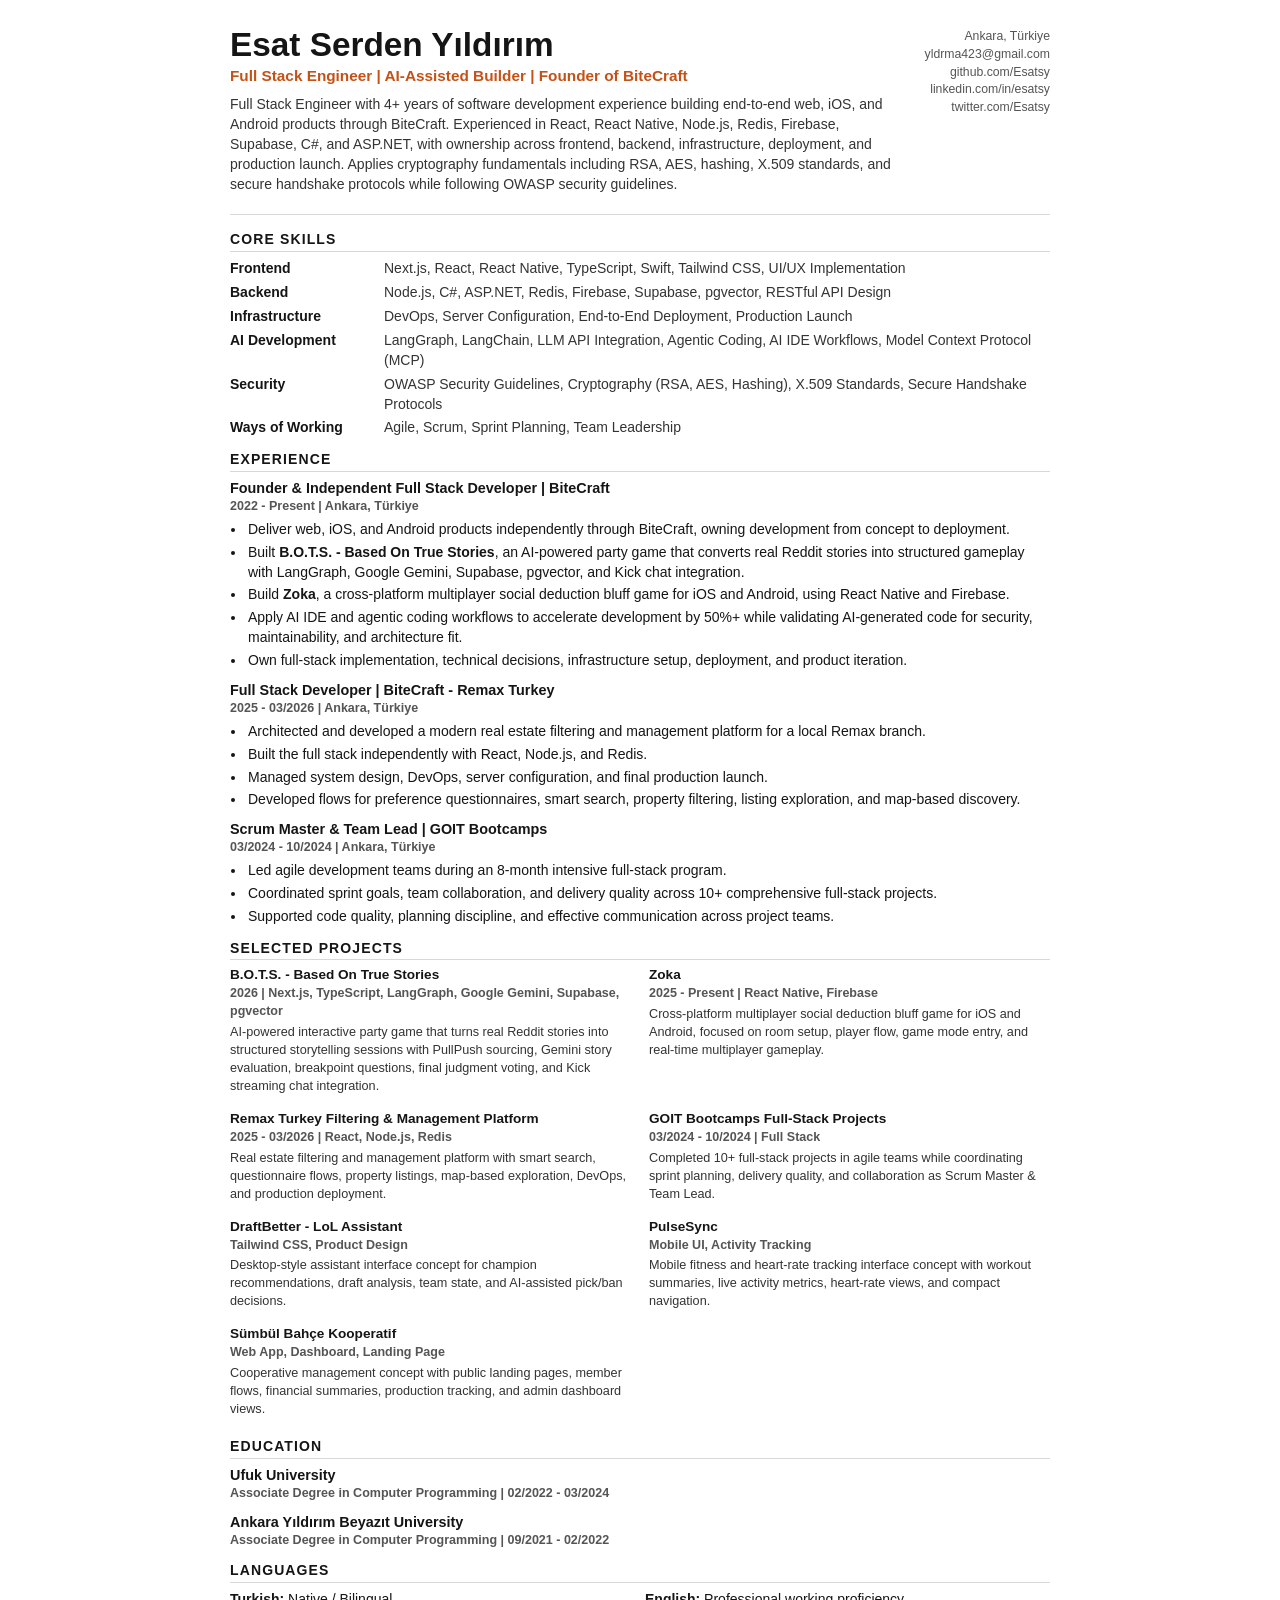
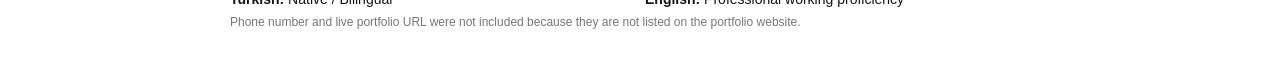
<file: cv-esat-serden-yildirim.html>
<!doctype html>
<html lang="en">
<head>
  <meta charset="utf-8">
  <meta name="viewport" content="width=device-width, initial-scale=1">
  <title>Esat Serden Yıldırım - CV</title>
  <style>
    :root {
      --ink: #151515;
      --muted: #555;
      --light: #777;
      --rule: #d8d8d8;
      --accent: #c45116;
      --bg: #ffffff;
    }

    * {
      box-sizing: border-box;
    }

    html,
    body {
      margin: 0;
      padding: 0;
      background: var(--bg);
      color: var(--ink);
      font-family: -apple-system, BlinkMacSystemFont, "Segoe UI", Arial, sans-serif;
      font-size: 10.5pt;
      line-height: 1.42;
    }

    body {
      padding: 28px;
    }

    a {
      color: inherit;
      text-decoration: none;
    }

    .page {
      max-width: 820px;
      margin: 0 auto;
      background: #fff;
    }

    header {
      display: grid;
      grid-template-columns: 1fr auto;
      gap: 22px;
      padding-bottom: 14px;
      border-bottom: 1px solid var(--rule);
      margin-bottom: 16px;
    }

    h1 {
      margin: 0 0 4px;
      font-size: 25pt;
      line-height: 1;
      letter-spacing: 0;
      font-weight: 750;
    }

    .role {
      font-size: 11.5pt;
      font-weight: 650;
      color: var(--accent);
      margin-bottom: 8px;
    }

    .contact {
      text-align: right;
      color: var(--muted);
      font-size: 9.2pt;
      line-height: 1.45;
      white-space: nowrap;
    }

    section {
      margin: 13px 0 0;
    }

    h2 {
      margin: 0 0 7px;
      padding-bottom: 3px;
      border-bottom: 1px solid var(--rule);
      color: var(--ink);
      font-size: 10.5pt;
      line-height: 1.2;
      letter-spacing: 0.08em;
      text-transform: uppercase;
      font-weight: 800;
    }

    h3 {
      margin: 0;
      font-size: 10.8pt;
      line-height: 1.25;
      font-weight: 760;
    }

    p {
      margin: 0 0 6px;
    }

    ul {
      margin: 4px 0 0 16px;
      padding: 0;
    }

    li {
      margin: 0 0 3px;
      padding-left: 2px;
    }

    .summary {
      color: #333;
    }

    .item {
      margin-bottom: 10px;
      break-inside: avoid;
    }

    .item:last-child {
      margin-bottom: 0;
    }

    .meta {
      color: var(--muted);
      font-size: 9.4pt;
      font-weight: 650;
      margin: 1px 0 3px;
    }

    .skills-grid {
      display: grid;
      grid-template-columns: 142px 1fr;
      column-gap: 12px;
      row-gap: 4px;
    }

    .skill-label {
      font-weight: 760;
      color: var(--ink);
    }

    .skill-value {
      color: #333;
    }

    .project-grid {
      display: grid;
      grid-template-columns: 1fr 1fr;
      gap: 9px 18px;
    }

    .project {
      break-inside: avoid;
    }

    .project h3 {
      font-size: 10.2pt;
    }

    .project p {
      color: #333;
      font-size: 9.5pt;
    }

    .languages {
      display: grid;
      grid-template-columns: 1fr 1fr;
      gap: 10px;
    }

    .note {
      color: var(--light);
      font-size: 9pt;
      margin-top: 4px;
    }

    @page {
      size: A4;
      margin: 12mm;
    }

    @media print {
      body {
        padding: 0;
      }

      .page {
        max-width: none;
      }

      a {
        color: inherit;
      }
    }
  </style>
</head>
<body>
  <main class="page">
    <header>
      <div>
        <h1>Esat Serden Yıldırım</h1>
        <div class="role">Full Stack Engineer | AI-Assisted Builder | Founder of BiteCraft</div>
        <p class="summary">Full Stack Engineer with 4+ years of software development experience building end-to-end web, iOS, and Android products through BiteCraft. Experienced in React, React Native, Node.js, Redis, Firebase, Supabase, C#, and ASP.NET, with ownership across frontend, backend, infrastructure, deployment, and production launch. Applies cryptography fundamentals including RSA, AES, hashing, X.509 standards, and secure handshake protocols while following OWASP security guidelines.</p>
      </div>
      <div class="contact">
        Ankara, Türkiye<br>
        <a href="mailto:yldrma423@gmail.com">yldrma423@gmail.com</a><br>
        <a href="https://github.com/Esatsy">github.com/Esatsy</a><br>
        <a href="https://linkedin.com/in/esatsy">linkedin.com/in/esatsy</a><br>
        <a href="https://twitter.com/Esatsy">twitter.com/Esatsy</a>
      </div>
    </header>

    <section>
      <h2>Core Skills</h2>
      <div class="skills-grid">
        <div class="skill-label">Frontend</div>
        <div class="skill-value">Next.js, React, React Native, TypeScript, Swift, Tailwind CSS, UI/UX Implementation</div>
        <div class="skill-label">Backend</div>
        <div class="skill-value">Node.js, C#, ASP.NET, Redis, Firebase, Supabase, pgvector, RESTful API Design</div>
        <div class="skill-label">Infrastructure</div>
        <div class="skill-value">DevOps, Server Configuration, End-to-End Deployment, Production Launch</div>
        <div class="skill-label">AI Development</div>
        <div class="skill-value">LangGraph, LangChain, LLM API Integration, Agentic Coding, AI IDE Workflows, Model Context Protocol (MCP)</div>
        <div class="skill-label">Security</div>
        <div class="skill-value">OWASP Security Guidelines, Cryptography (RSA, AES, Hashing), X.509 Standards, Secure Handshake Protocols</div>
        <div class="skill-label">Ways of Working</div>
        <div class="skill-value">Agile, Scrum, Sprint Planning, Team Leadership</div>
      </div>
    </section>

    <section>
      <h2>Experience</h2>
      <div class="item">
        <h3>Founder & Independent Full Stack Developer | BiteCraft</h3>
        <div class="meta">2022 - Present | Ankara, Türkiye</div>
        <ul>
          <li>Deliver web, iOS, and Android products independently through BiteCraft, owning development from concept to deployment.</li>
          <li>Built <strong>B.O.T.S. - Based On True Stories</strong>, an AI-powered party game that converts real Reddit stories into structured gameplay with LangGraph, Google Gemini, Supabase, pgvector, and Kick chat integration.</li>
          <li>Build <strong>Zoka</strong>, a cross-platform multiplayer social deduction bluff game for iOS and Android, using React Native and Firebase.</li>
          <li>Apply AI IDE and agentic coding workflows to accelerate development by 50%+ while validating AI-generated code for security, maintainability, and architecture fit.</li>
          <li>Own full-stack implementation, technical decisions, infrastructure setup, deployment, and product iteration.</li>
        </ul>
      </div>

      <div class="item">
        <h3>Full Stack Developer | BiteCraft - Remax Turkey</h3>
        <div class="meta">2025 - 03/2026 | Ankara, Türkiye</div>
        <ul>
          <li>Architected and developed a modern real estate filtering and management platform for a local Remax branch.</li>
          <li>Built the full stack independently with React, Node.js, and Redis.</li>
          <li>Managed system design, DevOps, server configuration, and final production launch.</li>
          <li>Developed flows for preference questionnaires, smart search, property filtering, listing exploration, and map-based discovery.</li>
        </ul>
      </div>

      <div class="item">
        <h3>Scrum Master & Team Lead | GOIT Bootcamps</h3>
        <div class="meta">03/2024 - 10/2024 | Ankara, Türkiye</div>
        <ul>
          <li>Led agile development teams during an 8-month intensive full-stack program.</li>
          <li>Coordinated sprint goals, team collaboration, and delivery quality across 10+ comprehensive full-stack projects.</li>
          <li>Supported code quality, planning discipline, and effective communication across project teams.</li>
        </ul>
      </div>
    </section>

    <section>
      <h2>Selected Projects</h2>
      <div class="project-grid">
        <div class="project">
          <h3>B.O.T.S. - Based On True Stories</h3>
          <div class="meta">2026 | Next.js, TypeScript, LangGraph, Google Gemini, Supabase, pgvector</div>
          <p>AI-powered interactive party game that turns real Reddit stories into structured storytelling sessions with PullPush sourcing, Gemini story evaluation, breakpoint questions, final judgment voting, and Kick streaming chat integration.</p>
        </div>
        <div class="project">
          <h3>Zoka</h3>
          <div class="meta">2025 - Present | React Native, Firebase</div>
          <p>Cross-platform multiplayer social deduction bluff game for iOS and Android, focused on room setup, player flow, game mode entry, and real-time multiplayer gameplay.</p>
        </div>
        <div class="project">
          <h3>Remax Turkey Filtering & Management Platform</h3>
          <div class="meta">2025 - 03/2026 | React, Node.js, Redis</div>
          <p>Real estate filtering and management platform with smart search, questionnaire flows, property listings, map-based exploration, DevOps, and production deployment.</p>
        </div>
        <div class="project">
          <h3>GOIT Bootcamps Full-Stack Projects</h3>
          <div class="meta">03/2024 - 10/2024 | Full Stack</div>
          <p>Completed 10+ full-stack projects in agile teams while coordinating sprint planning, delivery quality, and collaboration as Scrum Master & Team Lead.</p>
        </div>
        <div class="project">
          <h3>DraftBetter - LoL Assistant</h3>
          <div class="meta">Tailwind CSS, Product Design</div>
          <p>Desktop-style assistant interface concept for champion recommendations, draft analysis, team state, and AI-assisted pick/ban decisions.</p>
        </div>
        <div class="project">
          <h3>PulseSync</h3>
          <div class="meta">Mobile UI, Activity Tracking</div>
          <p>Mobile fitness and heart-rate tracking interface concept with workout summaries, live activity metrics, heart-rate views, and compact navigation.</p>
        </div>
        <div class="project">
          <h3>Sümbül Bahçe Kooperatif</h3>
          <div class="meta">Web App, Dashboard, Landing Page</div>
          <p>Cooperative management concept with public landing pages, member flows, financial summaries, production tracking, and admin dashboard views.</p>
        </div>
      </div>
    </section>

    <section>
      <h2>Education</h2>
      <div class="item">
        <h3>Ufuk University</h3>
        <div class="meta">Associate Degree in Computer Programming | 02/2022 - 03/2024</div>
      </div>
      <div class="item">
        <h3>Ankara Yıldırım Beyazıt University</h3>
        <div class="meta">Associate Degree in Computer Programming | 09/2021 - 02/2022</div>
      </div>
    </section>

    <section>
      <h2>Languages</h2>
      <div class="languages">
        <div><strong>Turkish:</strong> Native / Bilingual</div>
        <div><strong>English:</strong> Professional working proficiency</div>
      </div>
      <div class="note">Phone number and live portfolio URL were not included because they are not listed on the portfolio website.</div>
    </section>
  </main>
</body>
</html>
</file>
